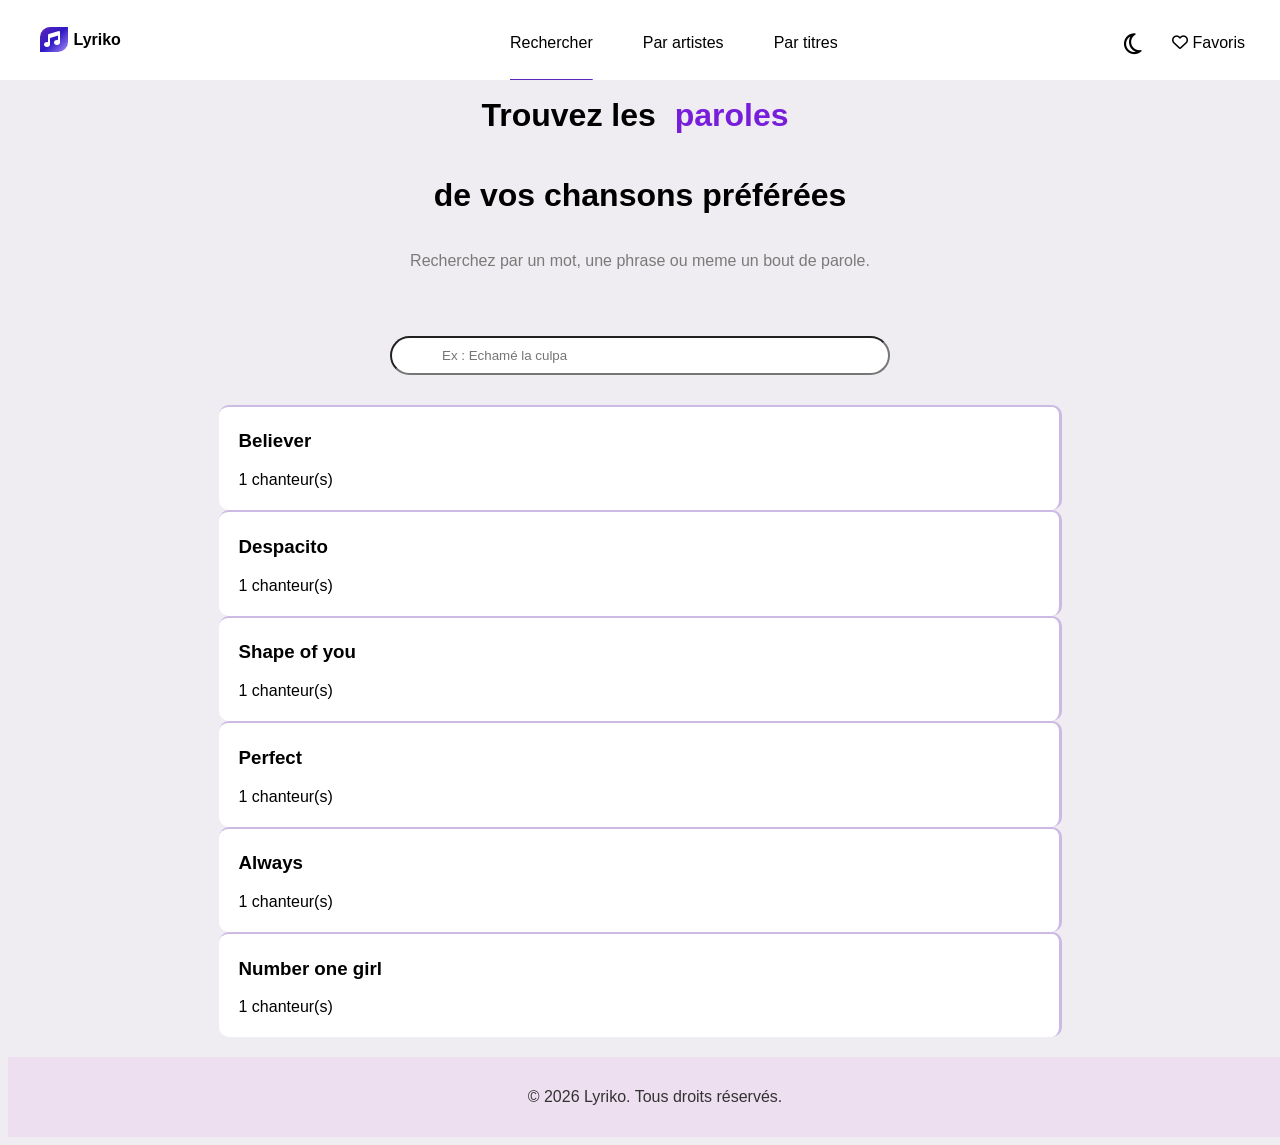
<file: index.html>
//mode clair et sombre

<!DOCTYPE html>
<html lang="en">
<head>
    <meta charset="UTF-8">
    <meta name="viewport" content="width=device-width, initial-scale=1.0">
    <title>Page principale</title>
    <link rel="stylesheet" href="index.css">
    <link rel="stylesheet" href="https://cdnjs.cloudflare.com/ajax/libs/font-awesome/6.5.0/css/all.min.css">
</head>
<body>
    <header>
    <nav>
        <ul>
            <li class="logo"><i class="fa-solid fa-music"></i>
                </li>
            <span class="logo1">Lyriko</span>
                <ul class="lien" id="menu">
                    <li class="liens recherche"><a href="index.html" class="active">Rechercher</a></li>
                    <li class="liens artiste"><a href="artistes.html" >Par artistes</a></li>
                    <li class="liens titres"><a href="titres.html" >Par titres</a></li>
                    <li><button id="themeBtn" class="themeBtn">
                        <i class="fa-regular fa-moon"></i>
                    </button>
                    </li>
                    <li class="favoris"><a href="favoris.html" ><i class="fa-regular fa-heart coeur"></i> Favoris</a></li>     
                </ul>
                 <button id="hamburger">
                <i class="fas fa-bars"></i>
            </button>                
        </ul>
    </nav>
    </header>
    <div class="corps">
        <div class="corps un">
            <h1>Trouvez les <span>paroles</span>
        </div>
        <div class="corps deux">
            <h1> de vos chansons préférées</h1>
            <p>Recherchez par un mot, une phrase ou meme un bout de parole.</p>

        </div>
    </div>
    <div class="search-box">
        <div class="search">
        <input type="text" id="recherche" placeholder="Ex : Echamé la culpa">
        </div>
        <!-- <button class="rechercher">Rechercher</button> -->
    </div>
            <!-- Zone des cartes de chansons -->
            <div id="artistes"></div>
            <!-- Zone des paroles de chansons -->
               
    <!-- Footer -->
    <footer>
  <p>© 2026 Lyriko. Tous droits réservés.</p>
</footer>
    <script src="index.js"></script>
</body>
</html>
</file>
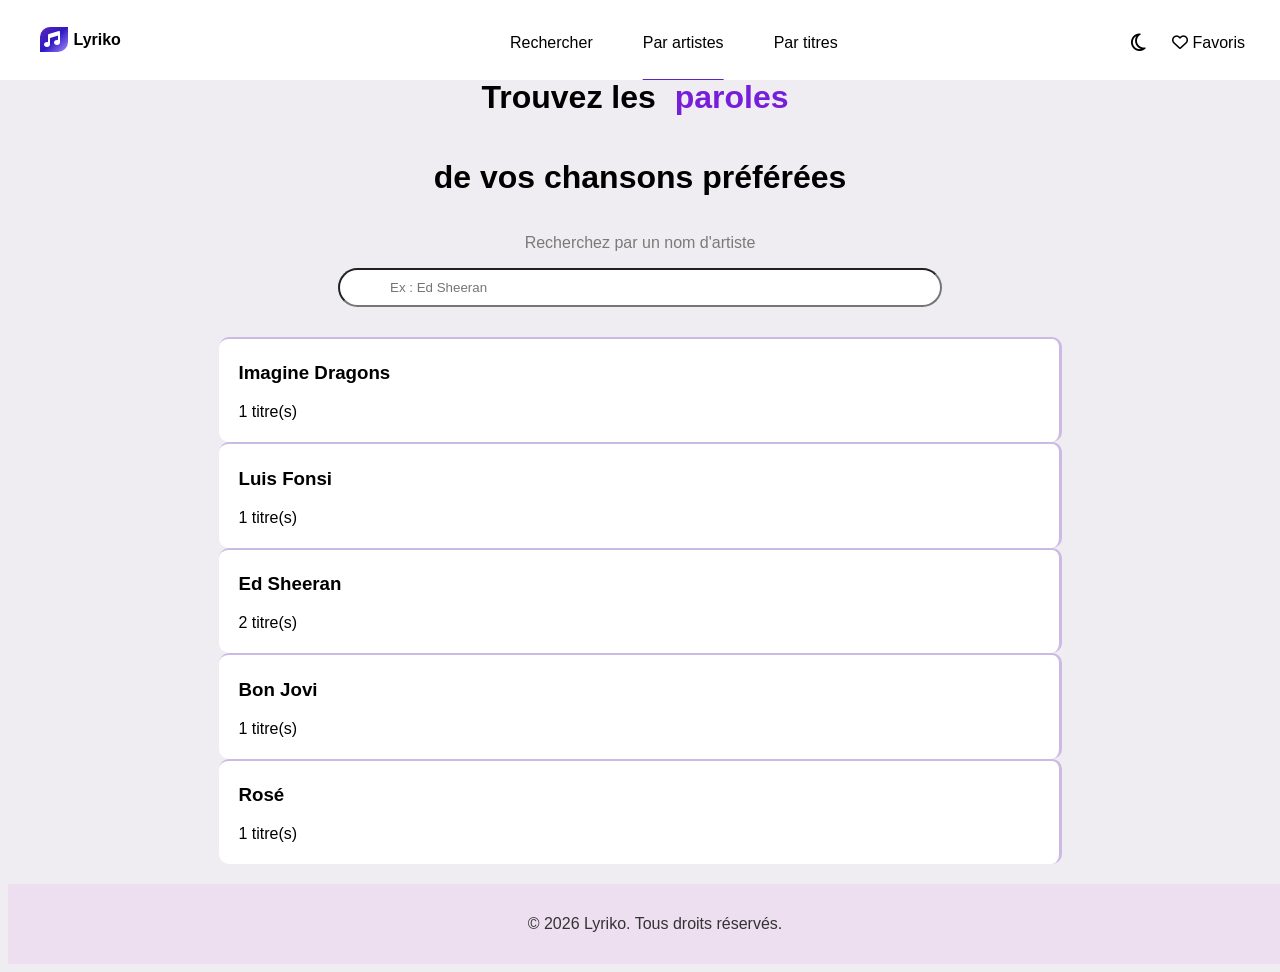
<file: artistes.html>
<!DOCTYPE html>
<html lang="en">
<head>
    <meta charset="UTF-8">
    <meta name="viewport" content="width=device-width, initial-scale=1.0">
    <title>Page principale</title>
    <link rel="stylesheet" href="artistes.css">
    <link rel="stylesheet" href="https://cdnjs.cloudflare.com/ajax/libs/font-awesome/6.5.0/css/all.min.css">
</head>
<body>
    <header>
    <nav>
        <ul>
            <li class="logo"><i class="fa-solid fa-music"></i>
                </li>
            <span class="logo1">Lyriko</span>
                <ul class="lien" id="menu">
                    <li class="liens recherche"><a href="index.html">Rechercher</a></li>
                    <li class="liens artiste"><a href="artistes.html" class="active">Par artistes</a></li>
                    <li class="liens titres"><a href="titres.html" >Par titres</a></li>
                    <li><button id="themeBtn" class="themeBtn">
                        <i class="fa-regular fa-moon"></i>
                    </button>
                    </li>
                    <li class="favoris"><a href="favoris.html" ><i class="fa-regular fa-heart coeur"></i> Favoris</a></li>
                </ul>
                 <button id="hamburger">
                <i class="fas fa-bars"></i>
            </button>                
        </ul>
    </nav>
    </header>
    <div class="corps">
        <div class="corps un">
            <h1>Trouvez les <span>paroles</span>
        </div>
        <div class="corps deux">
            <h1> de vos chansons préférées</h1>
            <p>Recherchez par un nom d'artiste</p>

        </div>
    </div>
    <div class="search-box">
        <div class="search">
        <input type="text" id="recherche" placeholder="Ex : Ed Sheeran">
        </div>
        <!-- <button class="rechercher">Rechercher</button> -->
    </div>
            <div id="artistes"></div>

            <!-- Zone des cartes de chansons -->
            <!-- Zone des paroles de chansons -->
               
    <!-- Footer -->
    <footer>
  <p>© 2026 Lyriko. Tous droits réservés.</p>
</footer>
    <script src="artistes.js">
    
</script>
</body>
</html>
</file>
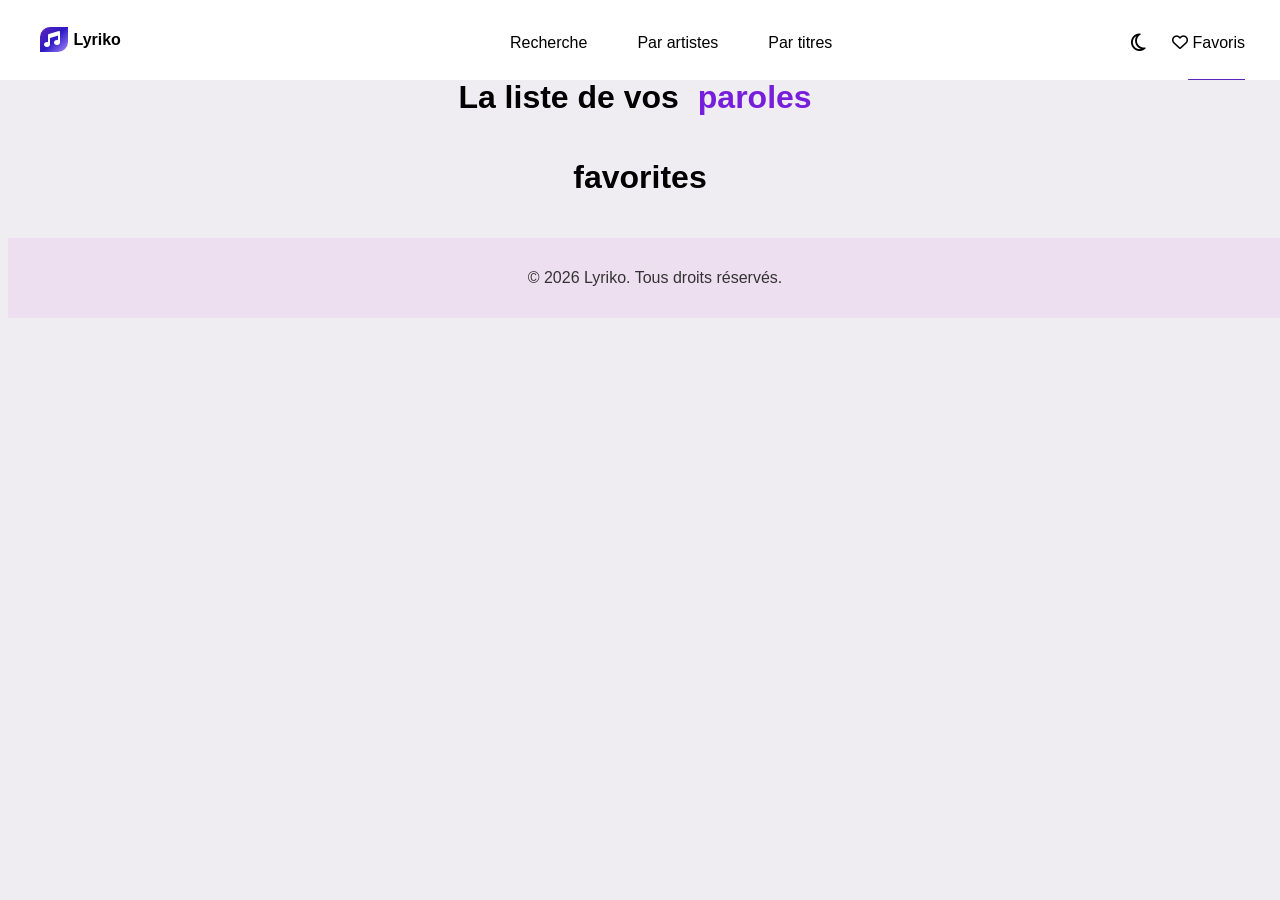
<file: favoris.html>
<!DOCTYPE html>
<html lang="en">
<head>
    <meta charset="UTF-8">
    <meta name="viewport" content="width=device-width, initial-scale=1.0">
    <title>Page principale</title>
    <link rel="stylesheet" href="favoris.css">
    <link rel="stylesheet" href="https://cdnjs.cloudflare.com/ajax/libs/font-awesome/6.5.0/css/all.min.css">
</head>
<body>
    <header>
    <nav>
        <ul>
            <li class="logo"><i class="fa-solid fa-music"></i>
                </li>
            <span class="logo1">Lyriko</span>
                <ul class="lien" id="menu">
                    <li class="liens rechercher"><a href="index.html">Recherche</a></li>
                    <li class="liens artiste"><a href="artistes.html" >Par artistes</a></li>
                    <li class="liens titres"><a href="titres.html" >Par titres</a></li>
                    <li><button id="themeBtn" class="themeBtn">
                        <i class="fa-regular fa-moon"></i>
                    </button>
                    </li>
                    <li class="favoris"><a href="favoris.html" class="active"><i class="fa-regular fa-heart coeur"></i> Favoris</a></li>
                </ul>
                 <button id="hamburger">
                    <i class="fas fa-bars"></i>
                </button>                
        </ul>
    </nav>
    </header>
    <div class="corps">
        <div class="corps un">
            <h1>La liste de vos <span>paroles</span>
        </div>
        <div class="corps deux">
            <h1>favorites</h1>

        </div>
    </div>
            <!-- Zone des cartes de chansons -->

            <div id="liste-favoris">
                <div id="lyricsBox"></div>
        
        </div>
            
            <!-- Zone des paroles de chansons -->
               
    <!-- Footer -->
    <footer>
  <p>© 2026 Lyriko. Tous droits réservés.</p>
</footer>
    <script src="favoris.js">
</script>
</body>
</html>
</file>
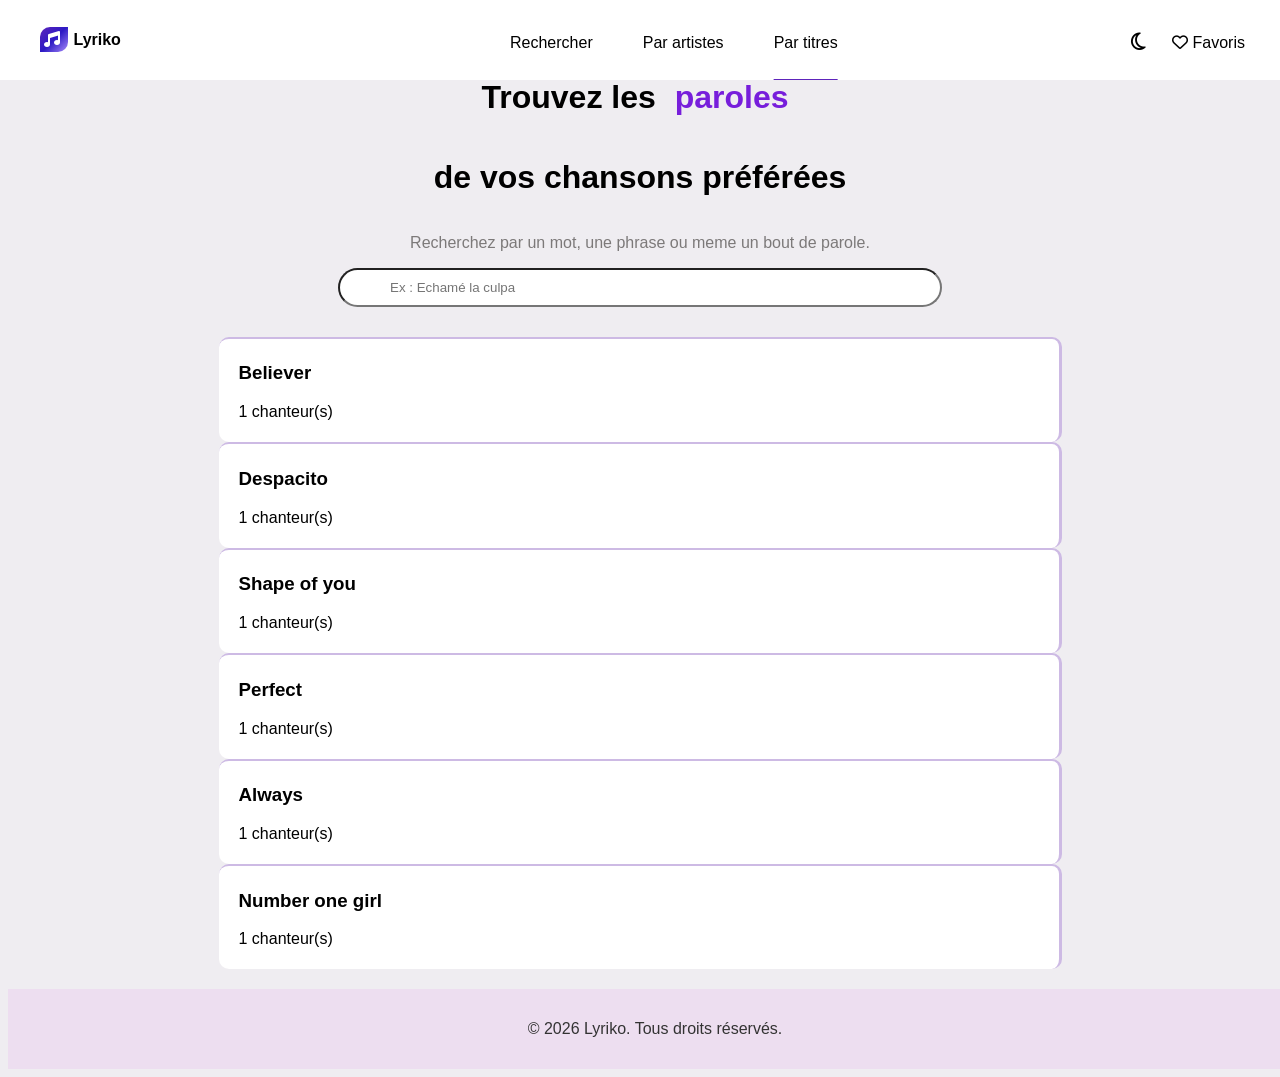
<file: titres.html>
<!DOCTYPE html>
<html lang="en">
<head>
    <meta charset="UTF-8">
    <meta name="viewport" content="width=device-width, initial-scale=1.0">
    <title>Page principale</title>
    <link rel="stylesheet" href="titres.css">
    <link rel="stylesheet" href="https://cdnjs.cloudflare.com/ajax/libs/font-awesome/6.5.0/css/all.min.css">
</head>
<body>
    <header>
    <nav>
        <ul>
            <li class="logo"><i class="fa-solid fa-music"></i>
                </li>
            <span class="logo1">Lyriko</span>
                <ul class="lien" id="menu">
                    <li class="liens recherche"><a href="index.html">Rechercher</a></li>
                    <li class="liens artiste"><a href="artistes.html" >Par artistes</a></li>
                    <li class="liens titres"><a href="titres.html" class="active">Par titres</a></li>
                    <li><button id="themeBtn" class="themeBtn">
                        <i class="fa-regular fa-moon"></i>
                    </button>
                    </li>
                    <li class="favoris"><a href="favoris.html" ><i class="fa-regular fa-heart coeur"></i> Favoris</a></li>
                </ul>
                 <button id="hamburger">
                <i class="fas fa-bars"></i>
            </button>                
        </ul>
    </nav>
    </header>
    <div class="corps">
        <div class="corps un">
            <h1>Trouvez les <span>paroles</span>
        </div>
        <div class="corps deux">
            <h1> de vos chansons préférées</h1>
            <p>Recherchez par un mot, une phrase ou meme un bout de parole.</p>

        </div>
    </div>
    <div class="search-box">
        <div class="search">
        <input type="text" id="recherche" placeholder="Ex : Echamé la culpa">
        </div>
        <!-- <button class="rechercher">Rechercher</button> -->
    </div>
            <!-- Zone des cartes de chansons -->
            <div id="artistes"></div>
            <!-- Zone des paroles de chansons -->
               
    <!-- Footer -->
     <footer>
  <p>© 2026 Lyriko. Tous droits réservés.</p>
</footer>       
    <script src="titres.js">
 
</script>
</body>
</html>
</file>
<file: index.css>
*{
    font-family: Arial, Helvetica, sans-serif
}
body{
    background-color:  rgb(239, 237, 241);
    /* padding: 0; */
    font-size: 16px;
    /* line-height: 1.6;
    min-height: 100vh; */
}

button{
    padding: 10px;
    margin-top: 20px;
    font-size: 20px;
}


/*menu hambergur */
#hamburger{
    display: none;
    background: none;
    border: none;
    font-size: 28px;
    cursor: pointer;
    position: absolute;
    right: 20px;
    top: 0%;
}

header nav {
    position: relative;
    background-color: white;
    top: 0%;
    left: 0%;
    width: 100%;
    height: 80px;
    z-index: 90000px;
    position: fixed;
    box-shadow: rgb(41, 40, 40);
}


header nav:hover{
    background-color: #ffffff;
}

.logo{
    position: relative;
    background: linear-gradient(135deg,#5e24bb 0%, #2d1ac4 50%, #A78BFA 100%);
    color: white;
    padding: 4px;
    border-radius: 10px 0;
    top: 15px;
    width: 10px;
    align-items: center;
}

.logo:hover{
    color: #5e24bb ; /*#2d1ac4 50%, #A78BFA 100%) */
    background: rgb(222, 211, 223);
    border-radius: 10px 0;
    border-radius: 10px 0;
    top: 15px;
    width: 10px;
    align-items: center;
}

.logo1{
    position: relative;
    top: 15px;
    left: 5px;
    font-weight: bold;
}

.logoa{
    position: relative;
    left: 15px;
    top: 15px;
    background: linear-gradient(135deg,#5e24bb 0%, #2d1ac4 50%, #A78BFA 100%);
    color: white;
    padding: 4px;
    border-radius: 10px 0;
    width: 20px;
}

.logob{
    position: relative;
    bottom: 10px;
    left: 50px;
    font-weight: bold;
}

#heart{
    border: 1px solid black;
    color: gray;
}
ul li {
   display: inline;
}

a{
    text-decoration: none;
    color: black;
}

.lien {
    margin-left: 430px;
    display: flex;
    justify-content: center; 
    gap: 50px;   
    /* text-align: center; */
}

.lien a {
    text-decoration: none;
}

.lien a {
    display: inline-block;
    transition: transform 0.1s ease;
}

.lien a:active{
    transform: translateY(3px);

}
.lien a.active{
    text-decoration: underline;
    text-underline-offset: 31px;
    text-decoration-color: #5e24bb;
}

.favoris{
   margin-left: auto;
   margin-right: 35px;
}

.corps{
    display: flex;
    flex-direction: column;
    text-align: center;
    height: auto;    
}

.corps .un{
    margin-top: 50px;
}

.corps span{
    color: rgb(119, 30, 219);
    padding: 0 10px;
}

.corps p{
    color: rgb(124, 121, 121);
}

/*barre de recherche */
.search-box{
    display: flex;
    justify-content: center;
}

.search-box .search input{
    padding: 10px 50px;/*haut-bas et gauche-droite*/
    border-radius: 20px;
    margin: 0 auto;
    width: 500px;
    margin-bottom: 30px;
}


/* Footer */
footer{
   text-align: center;
  padding: 15px;
  background-color: #eddef0;
  color: #333;
  margin-top: 20px;
  width: 100%;
  left: 0;
  right: 0;
}

.box{
    max-width: 250px;
}

.box h3{
    color: whitesmoke;
    margin-bottom: 20px;
}

.box p{
    font-size: 14px;
    display: block;
    margin-bottom: 6px;
}

.box p:hover{
    color: #bbc6e0;
}

.bottom{
    text-align: center;
    margin-top: 50px;
}

@media (max-width: 1100px){
    .lien {
    margin-left: 100px;
    display: flex;
    justify-content: center; 
    gap: 50px;   
    /* text-align: center; */
}

.favoris{
   margin-left: -1px;
   margin-right: 35px;
}


}

@media (max-width: 800px) {
     #hamburger{
        right: 0;
        display: block;
        margin-top: 28px;
    }
    
    #menu{
        display: none;
        flex-direction: column;
        position: absolute;
        top: 80px;
        right: 0;
        width: 150px;
        background: white;
        padding: 30px;
  
    }

    #menu .show{
        display: flex;
    }

    #menu.active{
        display: grid;
        padding-top: 0;
    }

    #menu a.active{
        display: grid;
        padding-top: 0;
        text-decoration: none;
    }

    #menu a:hover{        
        color: #2d1ac4 ;
    }
    .favoris{
        display: flex;
        right: 0;
        top: -1000px;
    }

    .themeBtn{
        top: 160px;
        left: -30px;

    }
}



@media (max-width: 768px) {
    input .search-box{
        max-width: 500px;
    }
}   

/*liste*/
.card{
    position: relative;
    border-radius: 10px;
    margin: auto;
    width: 100%;
    display: block;
    padding: 5px 20px;
    justify-content: center;
    background: white;
    border-top: 2px solid rgb(205, 186, 228);
    border-right: 3px solid rgb(205, 186, 228);
    max-width: 800px;
}

.paroles-card{
    border-radius: 10px;
    margin: auto;
    width: 100%;
    display: block;
    padding: 20px;
    justify-content: center;
    background: white;
    padding: 20px;
    border-top: 2px solid rgb(205, 186, 228);
    border-right: 3px solid rgb(205, 186, 228);
    max-width: 800px;
}
.DEUX{
    margin-bottom: 50px;
    
}
.titre{
    font-size: 18px;
    font-weight: bold;
    margin-bottom: 20px;
}
.card.empty{
    color: rgb(52, 2, 56);
    margin: auto;
    border-radius: 20px;
    display: flex;
    justify-content: center;
}

#resultats{
    width: 100%;
    flex-direction: column;
    align-items: center;
    display: flex;
    margin-bottom: 50px;
    justify-content: center;
}

.star{
    margin-bottom: 50px;
}

.card-artiste{
    border-radius: 10px;
    margin: auto;
    width: 100%;
    display: block;
    justify-content: center;
    background: white;
    padding: 5px 20px;
    border-top: 2px solid rgb(205, 186, 228);
    border-right: 3px solid rgb(205, 186, 228);
    max-width: 800px;
}

.card-paroles{
    border-radius: 10px;
    margin: auto;
    width: 100%;
    display: block;
    justify-content: center;
    background: white;
    padding: 5px 20px;
    border-top: 2px solid rgb(205, 186, 228);
    border-right: 3px solid rgb(205, 186, 228);
    max-width: 800px;
}
/* #artistes{
    width: 100%;
    flex-direction: column;
    align-items: center;
    display: flex;
    margin-bottom: 50px;
    justify-content: center;
} */

.paroles{
    white-space: pre-line;
    

}

.coeur-favori{
    position: absolute;
    cursor: pointer;
    font-size: 20px;
    transition: 0.3s;
    top: 40%;
    right: 2%;
    color: #bdbdbd;
    

}

.coeur-favori.actif{
    color: red;
}

#themeBtn{
    background: none;
    border: none;
    font-size: 24px;
    cursor: pointer;
}


/*mode sombre*/
.dark-mode{
    background-color: #242323;
}

.dark-mode .logo1{
    color: white;
}

.dark-mode .card,
.dark-mode .card-paroles,
.dark-mode .card-artiste{
    background: #313030;
    color: aliceblue;
}

.dark-mode p,
.dark-mode h1{
    color: rgb(167, 162, 162);
}
.dark-mode .footer{
    background: #0e0d0e;
}


.dark-mode header nav{
    background: black;
    
}

.dark-mode #themeBtn,
.dark-mode #hamburger
{
    color: aliceblue;
}

.dark-mode .lien .liens a
{
    color: white;
}

.dark-mode .lien .favoris a{
    color: aliceblue;
}

.dark-mode #menu{
   background-color: black;
    color: white;
}

#themeBtn{
    position: absolute;
    right: 10%;
    bottom: 17%;
}
</file>
<file: artistes.css>
*{
    font-family: Arial, Helvetica, sans-serif
}
body{
    background-color:  rgb(239, 237, 241);
    /* padding: 0; */
    font-size: 16px;
    /* line-height: 1.6;
    min-height: 100vh; */
}




/*menu hambergur */
#hamburger{
    display: none;
    background: none;
    border: none;
    font-size: 28px;
    cursor: pointer;
    position: absolute;
    right: 20px;
    top: 0%;
}

header nav {
    background-color: white;
    top: 0%;
    left: 0%;
    width: 100%;
    height: 80px;
    z-index: 90000px;
    position: fixed;
    box-shadow: rgb(41, 40, 40);
}


header nav:hover{
    background-color: #ffffff;
}

.logo{
    position: relative;
    background: linear-gradient(135deg,#5e24bb 0%, #2d1ac4 50%, #A78BFA 100%);
    color: white;
    padding: 4px;
    border-radius: 10px 0;
    top: 15px;
    width: 10px;
    align-items: center;
}

.logo:hover{
    color: #5e24bb ; /*#2d1ac4 50%, #A78BFA 100%) */
    background: rgb(222, 211, 223);
    border-radius: 10px 0;
    border-radius: 10px 0;
    top: 15px;
    width: 10px;
    align-items: center;
}

.logo1{
    position: relative;
    top: 15px;
    left: 5px;
    font-weight: bold;
}

.logoa{
    position: relative;
    left: 15px;
    top: 15px;
    background: linear-gradient(135deg,#5e24bb 0%, #2d1ac4 50%, #A78BFA 100%);
    color: white;
    padding: 4px;
    border-radius: 10px 0;
    width: 20px;
}

.logob{
    position: relative;
    bottom: 10px;
    left: 50px;
    font-weight: bold;
}

#heart{
    border: 1px solid black;
    color: gray;
}
ul li {
   display: inline;
}

a{
    text-decoration: none;
    color: black;
}

.lien {
    margin-left: 430px;
    display: flex;
    justify-content: center; 
    gap: 50px;   
    /* text-align: center; */
}

.lien a {
    text-decoration: none;
}

.lien a {
    display: inline-block;
    transition: transform 0.1s ease;
}

.lien a:active{
    transform: translateY(3px);

}
.lien a.active{
    text-decoration: underline;
    text-underline-offset: 31px;
    text-decoration-color: #5e24bb;
}

.favoris{
   margin-left: auto;
   margin-right: 35px;
}

.corps{
    display: flex;
    flex-direction: column;
    text-align: center;
    height: auto;    
}

.corps .un{
    margin-top: 50px;
}

.corps span{
    color: rgb(119, 30, 219);
    padding: 0 10px;
}

.corps p{
    color: rgb(124, 121, 121);
}

/*barre de recherche */
.search-box{
    display: flex;
    justify-content: center;
}

.search-box .search input{
    padding: 10px 50px;/*haut-bas et gauche-droite*/
    border-radius: 20px;
    margin: 0 auto;
    width: 500px;
    margin-bottom: 30px;
}


/* Footer */
footer{
   text-align: center;
  padding: 15px;
  background-color: #eddef0;
  color: #333;
  margin-top: 20px;
  width: 100%;
  left: 0;
  right: 0;
}

.box{
    max-width: 250px;
}

.box h3{
    color: whitesmoke;
    margin-bottom: 20px;
}

.box p{
    font-size: 14px;
    display: block;
    margin-bottom: 6px;
}

.box p:hover{
    color: #bbc6e0;
}

.bottom{
    text-align: center;
    margin-top: 50px;
}

@media (max-width: 1100px){
    .lien {
    margin-left: 100px;
    display: flex;
    justify-content: center; 
    gap: 50px;   
    /* text-align: center; */
}

.favoris{
   margin-left: -1px;
   margin-right: 35px;
}

}
@media (max-width: 800px) {
     #hamburger{
        right: 0;
        display: block;
        margin-top: 28px;
    }
    
    #menu{
        display: none;
        flex-direction: column;
        position: absolute;
        top: 80px;
        right: 0;
        width: 150px;
        background: white;
        padding: 30px;
  
    }

    #menu .show{
        display: flex;
    }

    #menu.active{
        display: grid;
        padding-top: 0;
    }

    #menu a.active{
        text-decoration: none;
    }

    #menu a:hover{        
        color: #2d1ac4 ;
    }
    .favoris{
        display: flex;
        right: 0;
    }
}



@media (max-width: 768px) {
    input .search-box{
        max-width: 500px;
    }
}   

/*liste*/
.card{
    position: relative;
    border-radius: 10px;
    margin: auto;
    width: 100%;
    display: block;
    padding: 5px 20px;
    justify-content: center;
    background: white;
    border-top: 2px solid rgb(205, 186, 228);
    border-right: 3px solid rgb(205, 186, 228);
    max-width: 800px;
    
}

.paroles-card{
    border-radius: 10px;
    margin: auto;
    width: 100%;
    display: block;
    padding: 20px;
    justify-content: center;
    background: white;
    padding: 20px;
    border-top: 2px solid rgb(205, 186, 228);
    border-right: 3px solid rgb(205, 186, 228);
    max-width: 800px;
}
.DEUX{
    margin-bottom: 50px;
    
}
.titre{
    font-size: 18px;
    font-weight: bold;
    margin-bottom: 20px;
}
.card.empty{
    color: rgb(52, 2, 56);
    margin: auto;
    border-radius: 20px;
    display: flex;
    justify-content: center;
}

#resultats{
    width: 100%;
    flex-direction: column;
    align-items: center;
    display: flex;
    margin-bottom: 50px;
    justify-content: center;
}

.star{
    margin-bottom: 50px;
}

.card-artiste{
    border-radius: 10px;
    margin: auto;
    width: 100%;
    display: block;
    justify-content: center;
    background: white;
    padding: 5px 20px;
    border-top: 2px solid rgb(205, 186, 228);
    border-right: 3px solid rgb(205, 186, 228);
    max-width: 800px;
}

.card-paroles{
    border-radius: 10px;
    margin: auto;
    width: 100%;
    display: block;
    justify-content: center;
    background: white;
    padding: 5px 20px;
    border-top: 2px solid rgb(205, 186, 228);
    border-right: 3px solid rgb(205, 186, 228);
    max-width: 800px;
}
/* #artistes{
    width: 100%;
    flex-direction: column;
    align-items: center;
    display: flex;
    margin-bottom: 50px;
    justify-content: center;
} */

.paroles{
    white-space: pre-line;
    

}

.coeur-favori{
    position: absolute;
    cursor: pointer;
    font-size: 20px;
    transition: 0.3s;
    top: 40%;
    right: 2%;
    color: #bdbdbd;
    

}

.coeur-favori.actif{
    color: red;
}

button{
    background-color: transparent;
    border: none;
    top: 20px;
    font-size: 20px;
}

/*mode sombre*/
.dark-mode{
    background-color: #242323;
}

.dark-mode .logo1{
    color: white;
}

.dark-mode .card,
.dark-mode .card-paroles,
.dark-mode .card-artiste{
    background: #313030;
    color: aliceblue;
}

.dark-mode p,
.dark-mode h1{
    color: rgb(167, 162, 162);
}
.dark-mode footer{
    background: #0e0d0e;
}


.dark-mode header nav{
    background: black;
    
}

.dark-mode #themeBtn,
.dark-mode #hamburger
{
    color: aliceblue;
}

.dark-mode .lien .liens a
{
    color: white;
}

.dark-mode .lien .favoris a{
    color: aliceblue;
}

.dark-mode #menu{
   background-color: black;
    color: white;
}

#themeBtn{
    position: absolute;
    right: 10%;
    bottom: 17%;
    
}
</file>
<file: favoris.css>
*{
    font-family: Arial, Helvetica, sans-serif
}
body{
    background-color:  rgb(239, 237, 241);
    /* padding: 0; */
    font-size: 16px;
    /* line-height: 1.6;
    min-height: 100vh; */
}

button{
    background-color: transparent;
    border: none;
    top: 20px;
    font-size: 20px;
}

/*menu hambergur */
#hamburger{
    display: none;
    background: none;
    border: none;
    font-size: 28px;
    cursor: pointer;
    position: absolute;
    right: 20px;
    top: 0%;
}

header nav {
    background-color: white;
    top: 0%;
    left: 0%;
    width: 100%;
    height: 80px;
    z-index: 90000px;
    position: fixed;
    box-shadow: rgb(41, 40, 40);
}


header nav:hover{
    background-color: #ffffff;
}

.logo{
    position: relative;
    background: linear-gradient(135deg,#5e24bb 0%, #2d1ac4 50%, #A78BFA 100%);
    color: white;
    padding: 4px;
    border-radius: 10px 0;
    top: 15px;
    width: 10px;
    align-items: center;
}

.logo:hover{
    color: #5e24bb ; /*#2d1ac4 50%, #A78BFA 100%) */
    background: rgb(222, 211, 223);
    border-radius: 10px 0;
    border-radius: 10px 0;
    top: 15px;
    width: 10px;
    align-items: center;
}

.logo1{
    position: relative;
    top: 15px;
    left: 5px;
    font-weight: bold;
}

.logoa{
    position: relative;
    left: 15px;
    top: 15px;
    background: linear-gradient(135deg,#5e24bb 0%, #2d1ac4 50%, #A78BFA 100%);
    color: white;
    padding: 4px;
    border-radius: 10px 0;
    width: 20px;
}

.logob{
    position: relative;
    bottom: 10px;
    left: 50px;
    font-weight: bold;
}

#heart{
    border: 1px solid black;
    color: gray;
}
ul li {
   display: inline;
}

a{
    text-decoration: none;
    color: black;
}

.lien {
    margin-left: 430px;
    display: flex;
    justify-content: center; 
    gap: 50px;   
    /* text-align: center; */
}

.lien a {
    display: inline-block;
    transition: transform 0.1s ease;
}

.lien a.active{
    text-decoration: underline;
    text-underline-offset: 31px;
    text-decoration-color: #5e24bb;

}

.lien a:active{
    transform: translateY(3px);

}

.favoris{
   margin-left: auto;
   margin-right: 35px;
}

.corps{
    display: flex;
    flex-direction: column;
    text-align: center;
    height: auto;    
}

.corps .un{
    margin-top: 50px;
}

.corps span{
    color: rgb(119, 30, 219);
    padding: 0 10px;
}

.corps p{
    color: rgb(124, 121, 121);
}

/*barre de recherche */
.search-box{
    display: flex;
    justify-content: center;
}

.search-box .search input{
    padding: 10px 50px;/*haut-bas et gauche-droite*/
    border-radius: 20px;
    margin: 0 auto;
    width: 500px;
    margin-bottom: 30px;
}


/* Footer */
footer{
  text-align: center;
  padding: 15px;
  background-color: #eddef0;
  color: #333;
  margin-top: 20px;
  width: 100%;
  left: 0;
  right: 0;
}

.box{
    max-width: 250px;
}

.box h3{
    color: whitesmoke;
    margin-bottom: 20px;
}

.box p{
    font-size: 14px;
    display: block;
    margin-bottom: 6px;
}

.box p:hover{
    color: #bbc6e0;
}

.bottom{
    text-align: center;
    margin-top: 50px;
}

@media (max-width: 1100px){
    .lien {
    margin-left: 100px;
    display: flex;
    justify-content: center; 
    gap: 50px;   
    /* text-align: center; */
}

.favoris{
   margin-left: -1px;
   margin-right: 35px;
}

}
@media (max-width: 800px) {
     #hamburger{
        right: 0;
        display: block;
        margin-top: 28px;
    }
    
    #menu{
        display: none;
        flex-direction: column;
        position: absolute;
        top: 80px;
        right: 0;
        width: 150px;
        background: white;
        padding: 30px;
  
    }

    #menu .show{
        display: flex;
    }

    #menu.active{
        display: grid;
        padding-top: 0;
    }

    #menu a.active{
        text-decoration: none;
    }

    #menu a:hover{        
        color: #2d1ac4 ;
    }
    .favoris{
        display: flex;
        right: 0;
    }
} 

/*liste*/
.card{
    position: relative;
    border-radius: 10px;
    margin: auto;
    width: 100%;
    display: block;
    padding: 5px 20px;
    justify-content: center;
    background: white;
    border-top: 2px solid rgb(205, 186, 228);
    border-right: 3px solid rgb(205, 186, 228);
    max-width: 800px;
    
}



.DEUX{
    margin-bottom: 50px;
    
}
.titre{
    padding-left: 20px;
    font-size: 18px;
    font-weight: bold;
}

.star{
    padding-left: 20px;
    font-size: 18px;
}

.card.empty{
    color: rgb(52, 2, 56);
    margin: auto;
    border-radius: 20px;
    display: flex;
    padding: 20px;
    justify-content: center;
}

.trash-favori{
    color: #2d1ac4;
    background-color: transparent;
    cursor: pointer;
    font-size: 20px;
    transition: 0.3s;
    position: absolute;
    cursor: pointer;
    font-size: 20px;
    transition: 0.3s;
    top: 40%;
    right: 2%;
}

.trash-favori:hover{
    color: #A78BFA;
}

#lyricsBox{
    white-space: pre-line; 
    text-align: center;
    /* border-radius: 10px;
    margin: auto;
    width: 100%;
    display: block;
    padding: 10px;
    justify-content: center;
    background: white;
    border-top: 2px solid rgb(205, 186, 228);
    border-right: 3px solid rgb(205, 186, 228);
    max-width: 800px;
    white-space: pre-line; */
}

#liste-favoris {
    display: block;
    
}

/*mode sombre*/
.dark-mode{
    background-color: #242323;
}

.dark-mode .logo1{
    color: white;
}

.dark-mode .card,
.dark-mode .card-paroles,
.dark-mode .card-artiste{
    background: #313030;
    color: aliceblue;
}

.dark-mode p,
.dark-mode h1{
    color: rgb(167, 162, 162);
}
.dark-mode .footer{
    background: #0e0d0e;
}


.dark-mode header nav{
    background: black;
    
}

.dark-mode #themeBtn,
.dark-mode #hamburger
{
    color: aliceblue;
}

.dark-mode .lien .liens a
{
    color: white;
}

.dark-mode .lien .favoris a{
    color: aliceblue;
}

.dark-mode #menu{
   background-color: black;
    color: white;
}

#themeBtn{
    position: absolute;
    right: 10%;
    bottom: 17%;
    
}
</file>
<file: titres.css>
*{
    font-family: Arial, Helvetica, sans-serif
}
body{
    background-color:  rgb(239, 237, 241);
    /* padding: 0; */
    font-size: 16px;
    /* line-height: 1.6;
    min-height: 100vh; */
}

button{
    background-color: transparent;
    border: none;
    font-size: 20px;
    top: 19px;
}



/*menu hambergur */
#hamburger{
    display: none;
    background: none;
    border: none;
    font-size: 28px;
    cursor: pointer;
    position: absolute;
    right: 20px;
    top: 0%;
}

header nav {
    background-color: white;
    top: 0%;
    left: 0%;
    width: 100%;
    height: 80px;
    z-index: 90000px;
    position: fixed;
    box-shadow: rgb(41, 40, 40);
}


header nav:hover{
    background-color: #ffffff;
}

.logo{
    position: relative;
    background: linear-gradient(135deg,#5e24bb 0%, #2d1ac4 50%, #A78BFA 100%);
    color: white;
    padding: 4px;
    border-radius: 10px 0;
    top: 15px;
    width: 10px;
    align-items: center;
}

.logo:hover{
    color: #5e24bb ; /*#2d1ac4 50%, #A78BFA 100%) */
    background: rgb(222, 211, 223);
    border-radius: 10px 0;
    border-radius: 10px 0;
    top: 15px;
    width: 10px;
    align-items: center;
}

.logo1{
    position: relative;
    top: 15px;
    left: 5px;
    font-weight: bold;
}

.logoa{
    position: relative;
    left: 15px;
    top: 15px;
    background: linear-gradient(135deg,#5e24bb 0%, #2d1ac4 50%, #A78BFA 100%);
    color: white;
    padding: 4px;
    border-radius: 10px 0;
    width: 20px;
}

.logob{
    position: relative;
    bottom: 10px;
    left: 50px;
    font-weight: bold;
}


ul li {
   display: inline;
}

a{
    text-decoration: none;
    color: black;
}

.lien {
    margin-left: 430px;
    display: flex;
    justify-content: center; 
    gap: 50px;   
    /* text-align: center; */
}

.lien a {
    text-decoration: none;
}

.lien a {
    display: inline-block;
    transition: transform 0.1s ease;
}

.lien a:active{
    transform: translateY(3px);

}
.lien a.active{
    text-decoration: underline;
    text-underline-offset: 31px;
    text-decoration-color: #5e24bb;
}

.favoris{
   margin-left: auto;
   margin-right: 35px;
}

.corps{
    display: flex;
    flex-direction: column;
    text-align: center;
    height: auto;    
}

.corps .un{
    margin-top: 50px;
}

.corps span{
    color: rgb(119, 30, 219);
    padding: 0 10px;
}

.corps p{
    color: rgb(124, 121, 121);
}

/*barre de recherche */
.search-box{
    display: flex;
    justify-content: center;
}

.search-box .search input{
    padding: 10px 50px;/*haut-bas et gauche-droite*/
    border-radius: 20px;
    margin: 0 auto;
    width: 500px;
    margin-bottom: 30px;
}


/* Footer */
footer{
   text-align: center;
  padding: 15px;
  background-color: #eddef0;
  color: #333;
  margin-top: 20px;
  width: 100%;
  left: 0;
  right: 0;
}

.box{
    max-width: 250px;
}

.box h3{
    color: whitesmoke;
    margin-bottom: 20px;
}

.box p{
    font-size: 14px;
    display: block;
    margin-bottom: 6px;
}

.box p:hover{
    color: #bbc6e0;
}

.bottom{
    text-align: center;
    margin-top: 50px;
}

@media (max-width: 1100px){
    .lien {
    margin-left: 100px;
    display: flex;
    justify-content: center; 
    gap: 50px;   
    /* text-align: center; */
}

.favoris{
   margin-left: -1px;
   margin-right: 35px;
}

}
@media (max-width: 800px) {
      #hamburger{
        right: 0;
        display: block;
        margin-top: 28px;

    }
    
    #menu{
        display: none;
        flex-direction: column;
        position: absolute;
        top: 80px;
        right: 0;
        width: 150px;
        background: white;
        padding: 30px;
  
    }

    #menu .show{
        display: flex;
    }

    #menu.active{
        display: grid;
        padding-top: 0;
    }

    #menu a.active{
        display: grid;
        padding-top: 0;
        text-decoration: none;
    }

    #menu a:hover{        
        color: #2d1ac4 ;
    }
    .favoris{
        display: flex;
        right: 0;
        top: -1000px;
    }

    .themeBtn{
        top: 160px;
        left: -30px;

    }
  
}



@media (max-width: 768px) {
    input .search-box{
       max-width:  500px;
    }
}   

/*liste*/
.card{
    position: relative;
    border-radius: 10px;
    margin: auto;
    width: 100%;
    display: block;
    padding: 5px 20px;
    justify-content: center;
    background: white;
    border-top: 2px solid rgb(205, 186, 228);
    border-right: 3px solid rgb(205, 186, 228);
    max-width: 800px;
    
}

.paroles-card{
    border-radius: 10px;
    margin: auto;
    width: 100%;
    display: block;
    padding: 20px;
    justify-content: center;
    background: white;
    padding: 20px;
    border-top: 2px solid rgb(205, 186, 228);
    border-right: 3px solid rgb(205, 186, 228);
    max-width: 800px;
}
.DEUX{
    margin-bottom: 50px;
    
}
.titre{
    font-size: 18px;
    font-weight: bold;
    margin-bottom: 20px;
}
.card.empty{
    color: rgb(52, 2, 56);
    margin: auto;
    border-radius: 20px;
    display: flex;
    justify-content: center;
}

#resultats{
    width: 100%;
    flex-direction: column;
    align-items: center;
    display: flex;
    margin-bottom: 50px;
    justify-content: center;
}

.star{
    margin-bottom: 50px;
}

.card-artiste{
    border-radius: 10px;
    margin: auto;
    width: 100%;
    display: block;
    
    justify-content: center;
    background: white;
    padding: 5px 20px;
    border-top: 2px solid rgb(205, 186, 228);
    border-right: 3px solid rgb(205, 186, 228);
    max-width: 800px;
}

.card-paroles{
    border-radius: 10px;
    margin: auto;
    width: 100%;
    display: block;
    justify-content: center;
    background: white;
    padding: 5px 20px;
    border-top: 2px solid rgb(205, 186, 228);
    border-right: 3px solid rgb(205, 186, 228);
    max-width: 800px;
}
/* #artistes{
    width: 100%;
    flex-direction: column;
    align-items: center;
    display: flex;
    margin-bottom: 50px;
    justify-content: center;
} */

.paroles{
    white-space: pre-line;
    

}

.coeur-favori{
    position: absolute;
    cursor: pointer;
    font-size: 20px;
    transition: 0.3s;
    top: 40%;
    right: 2%;
    color: #bdbdbd;
    

}

.coeur-favori.actif{
    color: red;
}

/*mode sombre*/
.dark-mode{
    background-color: #242323;
}

.dark-mode .logo1{
    color: white;
}

.dark-mode .card,
.dark-mode .card-paroles,
.dark-mode .card-artiste{
    background: #313030;
    color: aliceblue;
}

.dark-mode p,
.dark-mode h1{
    color: rgb(167, 162, 162);
}
.dark-mode .footer{
    background: #0e0d0e;
}


.dark-mode header nav{
    background: black;
    
}

.dark-mode #themeBtn,
.dark-mode #hamburger
{
    color: aliceblue;
}

.dark-mode .lien .liens a
{
    color: white;
}

.dark-mode .lien .favoris a{
    color: aliceblue;
}

.dark-mode #menu{
   background-color: black;
    color: white;
}

#themeBtn{
    position: absolute;
    right: 10%;
    bottom: 17%;
    
}
</file>
